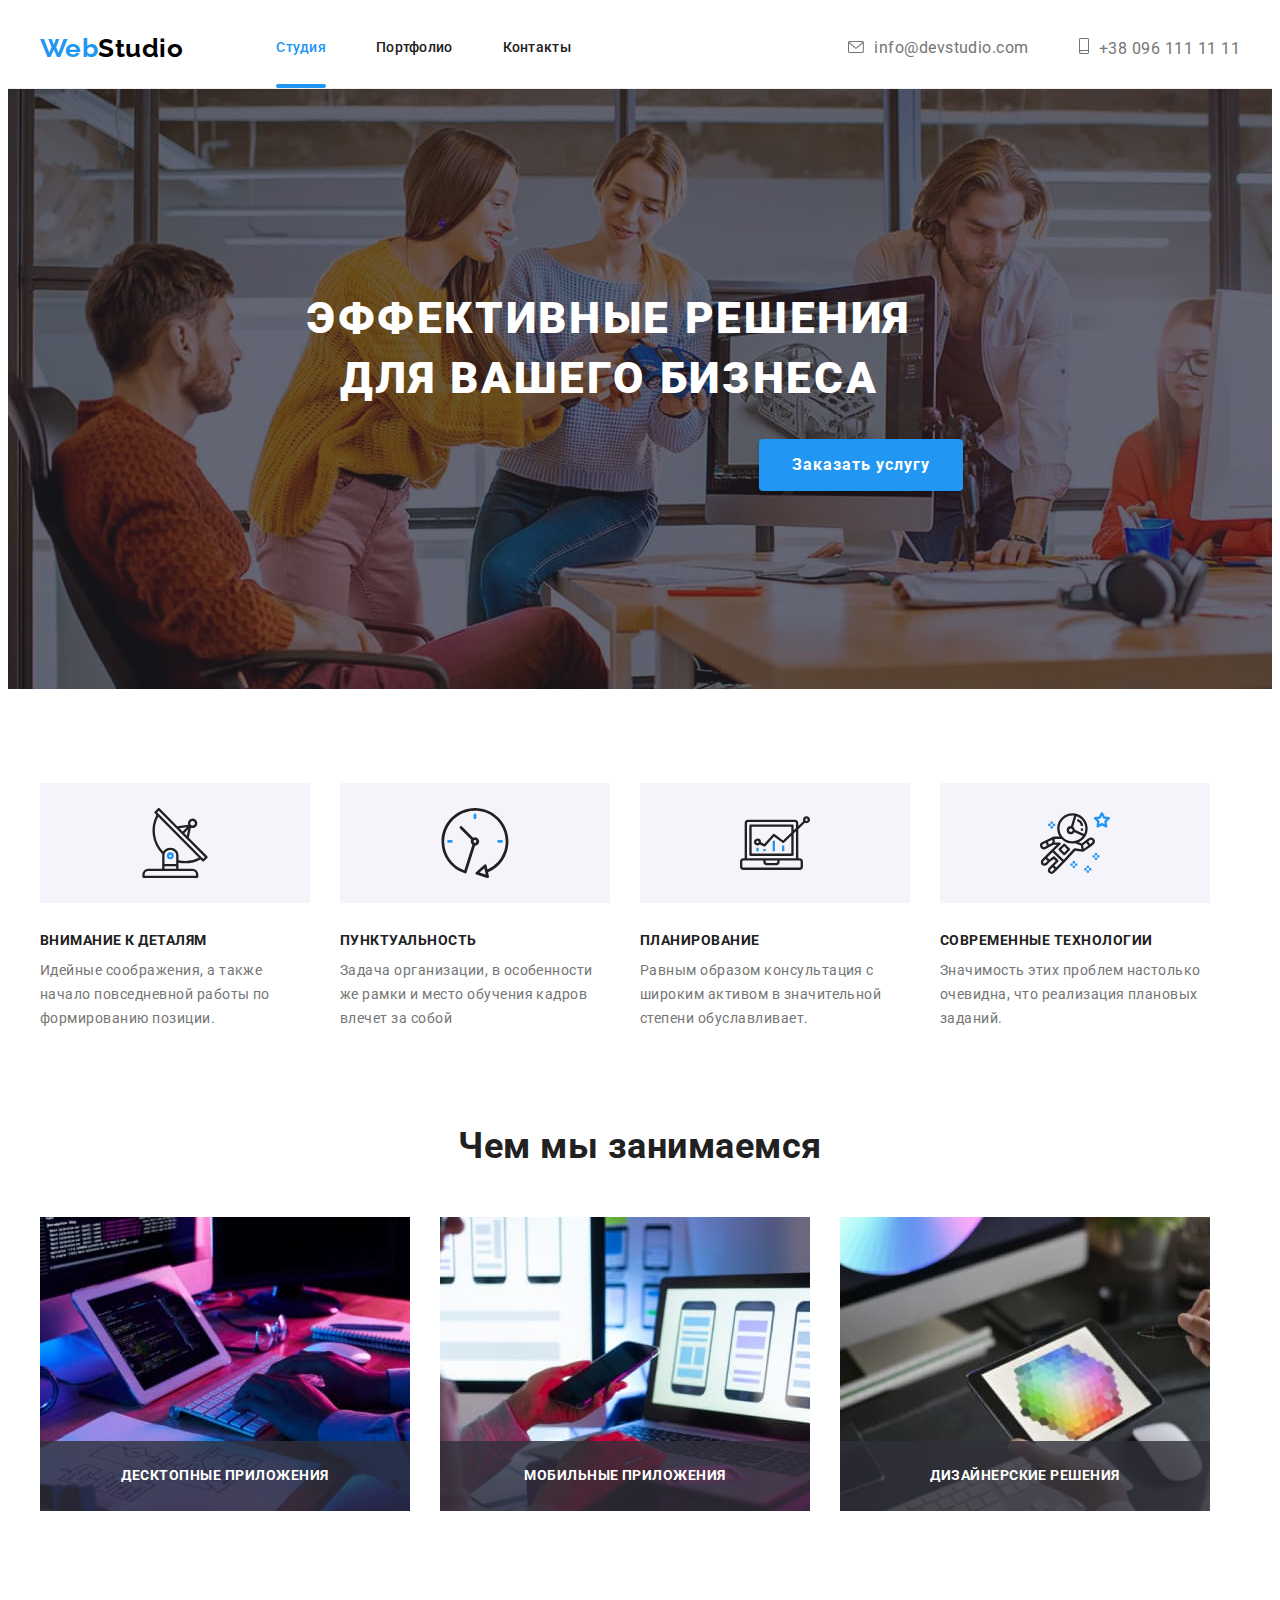
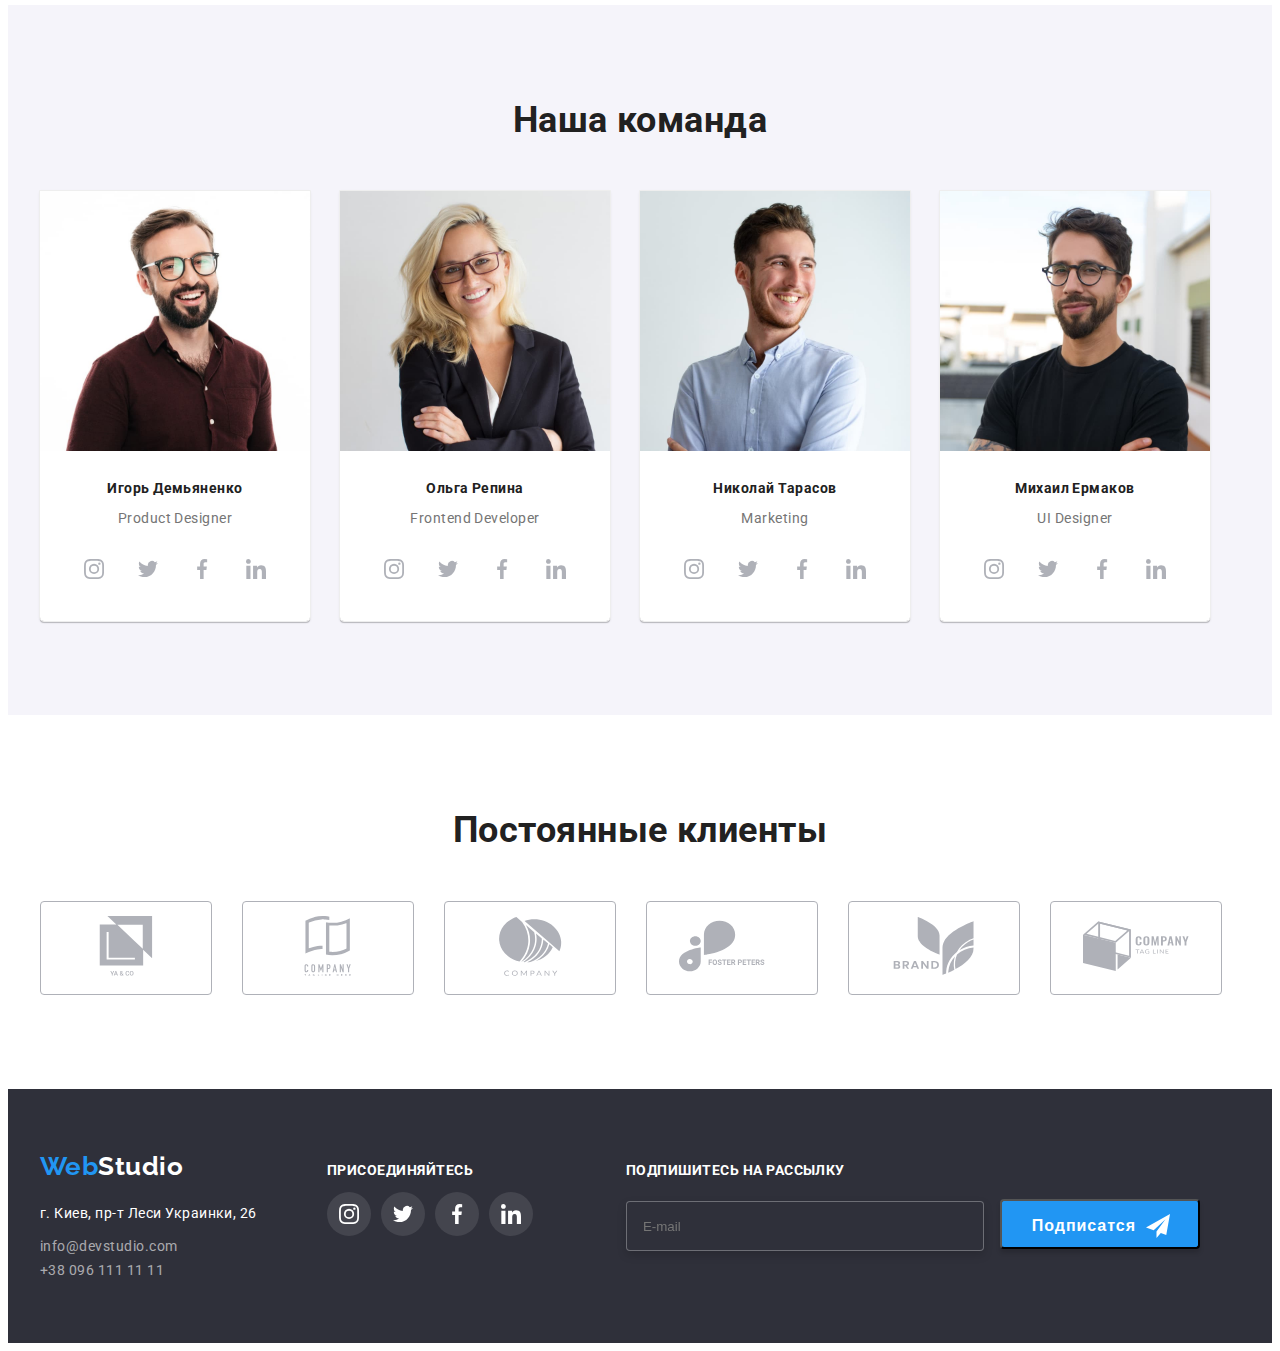
<file: index.html>
<!DOCTYPE html>
<html lang="ru">

<head>
    <meta charset="UTF-8">
    <meta http-equiv="X-UA-Compatible" content="IE=edge">
    <meta name="viewport" content="width=device-width, initial-scale=1.0">
    <title>WebStudio</title>

    <link rel="preconnect" href="https://fonts.gstatic.com">
    <link
        href="https://fonts.googleapis.com/css2?family=Raleway:wght@700&family=Roboto:wght@400;500;700;900&display=swap"
        rel="stylesheet">
    <link rel="stylesheet" href="https://cdnjs.cloudflare.com/ajax/libs/modern-normalize/1.0.0/modern-normalize.min.css"
        integrity="sha512-ISS7cAi1PEhQ8jnbJpJZMd29NlhNj4AWYyLOSp2CE/CsHxTCu+r+t0D2yoJudVrd0/8fTVPUVDzY5Tvli75u/g=="
        crossorigin="anonymous" referrerpolicy="no-referrer" />
    <link rel="stylesheet" href="./css/styles.css">
</head>

<body>
    <header class="heder-container">
        <div class="conteiner main-nav">
            <!-- Шапка сайта -->
            <div class="main-nav">
                <a href="#" class="logo-link"><span class="logo-accent">Web</span>Studio</a>
                <nav>
                    <ul class="site-nav list">
                        <li class="item"><a href="#" class="link active">Студия</a></li>
                        <li class="item"><a href="./portfolio.html" class="link">Портфолио</a></li>
                        <li class="item"><a href="#" class="link">Контакты</a></li>
                    </ul>
                </nav>
            </div>
            <ul class="auth-nav list">
                <li class="item mail">
                    <a href="mailto:info@devstudio.com" class="link"><svg width="16px" height="12px"
                            class="icon-contact">
                            <use href="./images/icons/sprite.svg#icon-mail"></use>
                        </svg>info@devstudio.com</a>
                </li>
                <li class="item phone">


                    <a href="tel:+380961111111" class="link"><svg width="10px" height="16px" class="icon-contact">
                            <use href="./images/icons/sprite.svg#icon-smartphone"></use>
                        </svg>+38 096 111 11 11</a>
                </li>
            </ul>
        </div>
    </header>

    <template class="my-icons">
        <svg class="icon">
            <use href="./images/icons/sprite.svg#icon-antenna"></use>
        </svg>
        <svg class="icon">
            <use href="./images/icons/sprite.svg#icon-astronaut"></use>
        </svg>
        <svg class="icon">
            <use href="./images/icons/sprite.svg#icon-brand"></use>
        </svg>
        <svg class="icon">
            <use href="./images/icons/sprite.svg#icon-clock"></use>
        </svg>
        <svg class="icon">
            <use href="./images/icons/sprite.svg#icon-company"></use>
        </svg>
        <svg class="icon">
            <use href="./images/icons/sprite.svg#icon-diagram"></use>
        </svg>

        <svg class="icon logo-campany">
            <use href="./images/icons/sprite.svg#icon-foster-peters"></use>
        </svg>
        <svg class="icon">
            <use href="./images/icons/sprite.svg#icon-instagram"></use>
        </svg>
        <svg class="icon">
            <use href="./images/icons/sprite.svg#icon-twitter"></use>
        </svg>
        <svg class="icon">
            <use href="./images/icons/sprite.svg#icon-facebook"></use>
        </svg>
        <svg class="icon">
            <use href="./images/icons/sprite.svg#icon-linkedin"></use>
        </svg>
        <svg class="icon">
            <use href="./images/icons/sprite.svg#icon-smartphone"></use>
        </svg>
        <svg class="icon">
            <use href="./images/icons/sprite.svg#icon-tag-line"></use>
        </svg>
        <svg class="icon">
            <use href="./images/icons/sprite.svg#icon-tagline-here"></use>
        </svg>

        <svg class="icon">
            <use href="./images/icons/sprite.svg#icon-yaandco"></use>
        </svg>
        <svg class="icon">
            <use href="./images/icons/sprite.svg#icon-mail"></use>
        </svg>
        <svg class="icon">
            <use href="./images/icons/sprite.svg#icon-vector"></use>
        </svg>
        
        <svg class="icon">
            <use href="./images/icons/sprite.svg#icon-name"></use>
        </svg>

        <svg class="icon">
            <use href="./images/icons/sprite.svg#icon-namber"></use>
        </svg>

        <svg class="icon">
            <use href="./images/icons/sprite.svg#icon-post"></use>
        </svg>
        <svg class="icon">
            <use href="./images/icons/sprite.svg#icon-check"></use>
        </svg>
        
    </template>

    <main>
        <!-- Основное содержание -->
        <!-- Сукция Герой -->
        <section class="hero hero-container overlay">
            <div class="hero-content conteiner">
                <h1 class="hero-title">Эффективные решения <br> для вашего бизнеса</h1>
                <button data-modal-open type="button" class="button">Заказать услугу</button>
            </div>

            


        </section>
        <!-- Преимущества Веб студии -->
        <section class="section no-padding advantages">
            <div class="conteiner">
                <h2 class="visually-hidden section-title">Преимущества веб студии</h2>
                <ul class="feature-list list">
                    <li class="item attention">
                        <h3 class="title">Внимание к деталям</h3>
                        <p class="text">Идейные соображения, а также начало повседневной работы по формированию позиции.
                        </p>
                    </li>
                    <li class="item punctuality">
                        <h3 class="title">Пунктуальность</h3>
                        <p class="text">Задача организации, в особенности же рамки и место обучения кадров влечет за
                            собой</p>
                    </li>
                    <li class="item planning">
                        <h3 class="title">Планирование</h3>
                        <p class="text">Равным образом консультация с широким активом в значительной степени
                            обуславливает.</p>
                    </li>
                    <li class="item technologies">
                        <h3 class="title">Современные технологии</h3>
                        <p class="text">Значимость этих проблем настолько очевидна, что реализация плановых заданий.</p>
                    </li>
                </ul>
            </div>
        </section>
        <!-- Чем мы занимаемся -->
        <section class="section no-padding our-work">
            <div class="conteiner">
                <h2 class="section-title">Чем мы занимаемся</h2>
                <ul class="feature-list list work-images-list">
                    <li class="items">
                        <div class="product-thumb">
                            <img src="./images/box-1.jpg" alt="ноутбук на столе" width="370">
                            <h3 class="product-actions">десктопные приложения</h3>
                        </div>
                    </li>
                    <li class="items">
                        <div class="product-thumb">
                            <img src="./images/box-2.jpg" alt="смартфон и 3 смартфона на экране" width="370">
                            <h3 class="product-actions">мобильные приложения</h3>
                        </div>
                    </li>
                    <li class="items">
                        <div class="product-thumb">
                            <img src="./images/box-3.jpg" alt="графика на планшете" width="370">
                            <h3 class="product-actions">дизайнерские решения</h3>
                        </div>
                    </li>
                </ul>
            </div>
        </section>
        <!-- Наша команда -->
        <section class="section team-list">
            <div class="conteiner">
                <h2 class="section-title">Наша команда</h2>
                <ul class="feature-list list">
                    <li class="item-list">
                        <img src="./images/team-card-1.jpg" alt="фото Игоря Демьяненко" width="270" class="employees">
                        <h3 class="title title-list">Игорь Демьяненко</h3>
                        <p lang="en" class="text text-description">Product Designer</p>
                        <ul class="icons-list list">
                            <li>
                                <a href="#" class="icon-link">
                                    <svg class="icon" width="20" height="20">
                                        <use href="./images/icons/sprite.svg#icon-instagram"></use>
                                    </svg>
                                </a>
                            </li>
                            <li>
                                <a href="#" class="icon-link">
                                    <svg class="icon" width="20" height="20">
                                        <use href="./images/icons/sprite.svg#icon-twitter"></use>
                                    </svg>
                                </a>
                            </li>
                            <li>
                                <a href="#" class="icon-link">
                                    <svg class="icon" width="20" height="20">
                                        <use href="./images/icons/sprite.svg#icon-facebook"></use>
                                    </svg>
                                </a>
                            </li>
                            <li>
                                <a href="#" class="icon-link">
                                    <svg class="icon" width="20" height="20">
                                        <use href="./images/icons/sprite.svg#icon-linkedin"></use>
                                    </svg>
                                </a>
                            </li>
                        </ul>
                    </li>

                    <li class="item-list"><img src="./images/team-card-2.jpg" alt="фото Ольги Репиной" width="270"
                            class="employees">
                        <h3 class="title title-list">Ольга Репина</h3>
                        <p lang="en" class="text text-description">Frontend Developer</p>
                        <ul class="icons-list list">
                            <li>
                                <a href="#" class="icon-link">
                                    <svg class="icon" width="20" height="20">
                                        <use href="./images/icons/sprite.svg#icon-instagram"></use>
                                    </svg>
                                </a>
                            </li>
                            <li>
                                <a href="#" class="icon-link">
                                    <svg class="icon" width="20" height="20">
                                        <use href="./images/icons/sprite.svg#icon-twitter"></use>
                                    </svg>
                                </a>
                            </li>
                            <li>
                                <a href="#" class="icon-link">
                                    <svg class="icon" width="20" height="20">
                                        <use href="./images/icons/sprite.svg#icon-facebook"></use>
                                    </svg>
                                </a>
                            </li>
                            <li>
                                <a href="#" class="icon-link">
                                    <svg class="icon" width="20" height="20">
                                        <use href="./images/icons/sprite.svg#icon-linkedin"></use>
                                    </svg>
                                </a>
                            </li>
                        </ul>
                    </li>

                    <li class="item-list"><img src="./images/team-card-3.jpg" alt="фото Николая Тарасова" width="270"
                            class="employees">
                        <h3 class="title title-list">Николай Тарасов</h3>
                        <p lang="en" class="text text-description">Marketing</p>
                        <ul class="icons-list list">
                            <li>
                                <a href="#" class="icon-link">
                                    <svg class="icon" width="20" height="20">
                                        <use href="./images/icons/sprite.svg#icon-instagram"></use>
                                    </svg>
                                </a>
                            </li>
                            <li>
                                <a href="#" class="icon-link">
                                    <svg class="icon" width="20" height="20">
                                        <use href="./images/icons/sprite.svg#icon-twitter"></use>
                                    </svg>
                                </a>
                            </li>
                            <li>
                                <a href="#" class="icon-link">
                                    <svg class="icon" width="20" height="20">
                                        <use href="./images/icons/sprite.svg#icon-facebook"></use>
                                    </svg>
                                </a>
                            </li>
                            <li>
                                <a href="#" class="icon-link">
                                    <svg class="icon" width="20" height="20">
                                        <use href="./images/icons/sprite.svg#icon-linkedin"></use>
                                    </svg>
                                </a>
                            </li>
                        </ul>
                    </li>

                    <li class="item-list"><img src="./images/team-card-4.jpg" alt="фото Михаила Ермакова" width="270"
                            class="employees">
                        <h3 class="title title-list">Михаил Ермаков</h3>
                        <p lang="en" class="text text-description">UI Designer</p>
                        <ul class="icons-list list">
                            <li>
                                <a href="#" class="icon-link">
                                    <svg class="icon" width="20" height="20">
                                        <use href="./images/icons/sprite.svg#icon-instagram"></use>
                                    </svg>
                                </a>
                            </li>
                            <li>
                                <a href="#" class="icon-link">
                                    <svg class="icon" width="20" height="20">
                                        <use href="./images/icons/sprite.svg#icon-twitter"></use>
                                    </svg>
                                </a>
                            </li>
                            <li>
                                <a href="#" class="icon-link">
                                    <svg class="icon" width="20" height="20">
                                        <use href="./images/icons/sprite.svg#icon-facebook"></use>
                                    </svg>
                                </a>
                            </li>
                            <li>
                                <a href="#" class="icon-link">
                                    <svg class="icon" width="20" height="20">
                                        <use href="./images/icons/sprite.svg#icon-linkedin"></use>
                                    </svg>
                                </a>
                            </li>
                        </ul>
                    </li>
                </ul>
            </div>
        </section>
        <!-- Наши клиенты -->
        <section class="section">
            <div class="conteiner">
                <h2 class="section-title">Постоянные клиенты</h2>
                <ul class="feature-list list client">
                    <li>
                        <a href="#">
                            <svg class="client-icon">
                                <use href="./images/icons/sprite.svg#icon-yaandco"></use>
                            </svg>
                        </a>
                    </li>
                    <li>
                        <a href="#">
                            <svg class="client-icon">
                                <use href="./images/icons/sprite.svg#icon-tagline-here"></use>
                            </svg>
                        </a>
                    </li>
                    <li>
                        <a href="#">
                            <svg class="client-icon">
                                <use href="./images/icons/sprite.svg#icon-company"></use>
                            </svg>
                        </a>
                    </li>
                    <li>
                        <a href="#">
                            <svg class="client-icon">
                                <use href="./images/icons/sprite.svg#icon-foster-peters"></use>
                            </svg>
                        </a>
                    </li>
                    <li>
                        <a href="#">
                            <svg class="client-icon">
                                <use href="./images/icons/sprite.svg#icon-brand"></use>
                            </svg>
                        </a>
                    </li>
                    <li>
                        <a href="#">
                            <svg class="client-icon">
                                <use href="./images/icons/sprite.svg#icon-tag-line"></use>
                            </svg>
                        </a>
                    </li>
                </ul>
            </div>
        </section>
    </main>
    <footer class="address-conteiner">
        <!-- Контактная информация -->
        <div class="conteiner footer-conteiner">
            <div>
                <a href="#" class="logo-link-footer"><span class="logo-accent">Web</span>Studio</a>
                <address>
                    <ul class="adress-list list">
                        <li class="adress"> г. Киев, пр-т Леси Украинки, 26 </li>
                        <li><a href="mailto:info@devstudio.com" class="contact">info@devstudio.com</a></li>
                        <li><a href="tel:+380961111111" class="contact">+38 096 111 11 11</a></li>
                    </ul>
                </address>
            </div>

            <div class="footer-icons accede">
                <h3 class="title">присоединяйтесь</h3>
                <ul class="acced-icon list">
                    <li>
                        <ul class="icons-list-footer list">
                            <li class="team-icons">
                                <a href="#" class="icon-link-footer">
                                    <svg class="icon-footer" width="20" height="20">
                                        <use href="./images/icons/sprite.svg#icon-instagram"></use>
                                    </svg>
                                </a>
                            </li>
                            <li class="team-icons">
                                <a href="#" class="icon-link-footer">
                                    <svg class="icon-footer" width="20" height="20">
                                        <use href="./images/icons/sprite.svg#icon-twitter"></use>
                                    </svg>
                                </a>
                            </li>
                            <li class="team-icons">
                                <a href="#" class="icon-link-footer">
                                    <svg class="icon-footer" width="20" height="20">
                                        <use href="./images/icons/sprite.svg#icon-facebook"></use>
                                    </svg>
                                </a>
                            </li>
                            <li class="team-icons">
                                <a href="#" class="icon-link-footer">
                                    <svg class="icon-footer" width="20" height="20">
                                        <use href="./images/icons/sprite.svg#icon-linkedin"></use>
                                    </svg>
                                </a>
                            </li>
                        </ul>
                    </li>
                </ul>
            </div>



            <form action="#" class="footer-form">
                <p class="footer-form-title">Подпишитесь на рассылку</p>
                <label for="name" class="footer-form-label">
                    <input type="email" class="footer-form-input" name="user-email" placeholder="E-mail" required>   
                </label>
                <button type="submit" class="footer-form-btn">Подписатся</button>
            </form>
   
        
        </div>
    </footer>
    <!-- Модальное окно -->
    <div class="backdrop is-hidden" data-modal>
        <div class="modal">
            <button data-modal-close class="btn-close">
                <svg class="icon-modal">
                    <use href="./images/icons/sprite.svg#icon-vector" width="11" height="11"></use>
                </svg>
            </button>
            <form action="#" class="modal-form">
                <p class="modal-title">Оставьте свои данные, мы вам перезвоним</p>
               
                    <label for="name" class="form-label">Имя
                       <span class="form-fild">
                            <input type="text" class="form-input" name="user-name" required> 
                            <svg class="form-icons">
                                <use href="./images/icons/sprite.svg#icon-name" width="18" height="18"></use>
                            </svg>
                       </span>
                    </label>
                    <label for="name" class="form-label">Телефон
                        <span class="form-fild">
                            <input type="tel" class="form-input" minlength="2" name="user-phone" required>
                            <svg class="form-icons">
                                <use href="./images/icons/sprite.svg#icon-namber" width="18" height="18"></use>
                            </svg>
                        </span>
                        </label>
                    <label for="name" class="form-label">Почта
                        <span class="form-fild">
                            <input type="email" class="form-input" pattern="[0-9]{3}-[0-9]{3}-[0-9]{2}-[0-9]{2}" name="user-email" required>
                            <svg class="form-icons">
                                <use href="./images/icons/sprite.svg#icon-post" width="18" height="18"></use>
                            </svg>
                        </span>  
                    </label>
                    <label for="name" class="form-label label-form">Комментарий
                        <textarea name="user-comment" class="form-text" placeholder="Введите текст" ></textarea> 
                    </label>
                    <input type="checkbox" id="checkbox" name="user-agree" required class="form-check-input visually-hidden">
                    <label for="checkbox" class="form-check-policy">
                        Соглашаюсь с рассылкой и принимаю <a href="">Условия договора</a> </label>
                    <button type="submit" class="form-btn">Отправить</button>
                
            </form>
          
        </div>
    </div>
    <script src="./js/modal.js"></script>
</body>

</html>
</file>
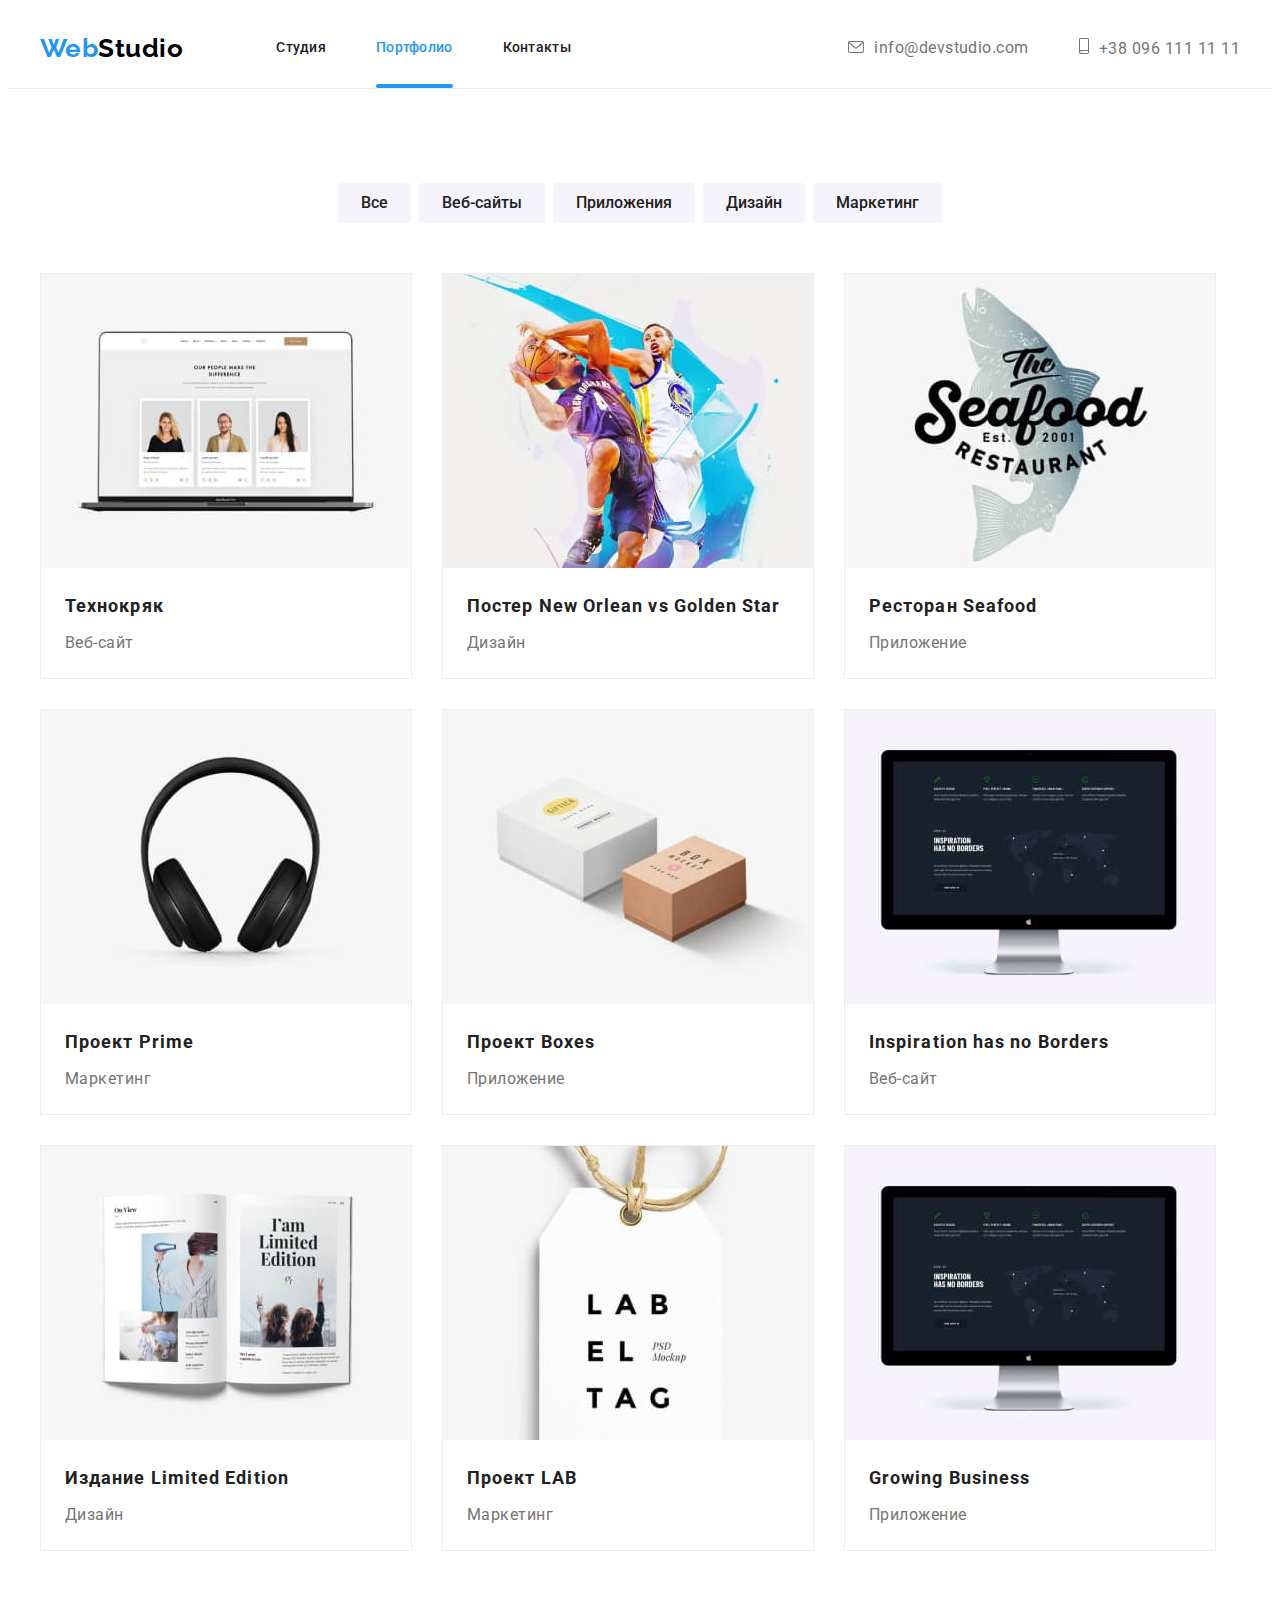
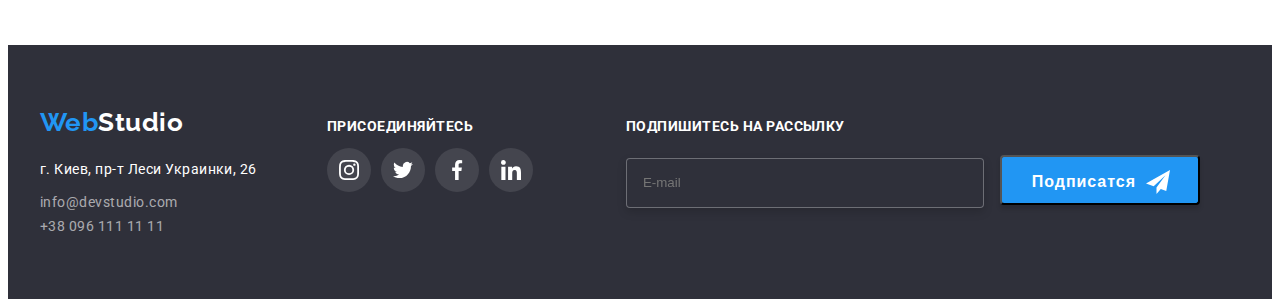
<file: portfolio.html>
<!DOCTYPE html>
<html lang="ru">
<head>
    <meta charset="UTF-8">
    <meta http-equiv="X-UA-Compatible" content="IE=edge">
    <meta name="viewport" content="width=device-width, initial-scale=1.0">
    <title>Portfolio</title>
    <link rel="preconnect" href="https://fonts.gstatic.com">
    <link href="https://fonts.googleapis.com/css2?family=Raleway:wght@700&family=Roboto:wght@400;500;700;900&display=swap" rel="stylesheet">
    <link rel="stylesheet" href="https://cdnjs.cloudflare.com/ajax/libs/modern-normalize/1.0.0/modern-normalize.min.css" integrity="sha512-ISS7cAi1PEhQ8jnbJpJZMd29NlhNj4AWYyLOSp2CE/CsHxTCu+r+t0D2yoJudVrd0/8fTVPUVDzY5Tvli75u/g==" crossorigin="anonymous" referrerpolicy="no-referrer" />
    <link rel="stylesheet" href="./css/styles.css">
</head>
<body>
    <header class= "heder-container">
        <div class= "conteiner main-nav">
            <!-- Шапка сайта --> 
            <div class= "main-nav">
                <a href="#" class= "logo-link"><span class= "logo-accent">Web</span>Studio</a>
                <nav>
                    <ul class= "site-nav list">
                        <li class= "item"><a href="./index.html" class= "link">Студия</a></li>
                        <li class= "item"><a href="#" class= "link active">Портфолио</a></li>
                        <li class= "item"><a href="#" class= "link">Контакты</a></li>
                    </ul>
                </nav>
            </div>
            <ul class= "auth-nav list">
                <li class= "item mail">
                    <a href="mailto:info@devstudio.com" class= "link"><svg width= "16px" height= "12px" class= "icon-contact">
                        <use href= "./images/icons/sprite.svg#icon-mail"></use>
                    </svg>info@devstudio.com</a>
                </li>
                <li class= "item phone">

                    
                    <a href="tel:+380961111111" class= "link"><svg width= "10px" height= "16px" class= "icon-contact">
                        <use href= "./images/icons/sprite.svg#icon-smartphone"></use>
                    </svg>+38 096 111 11 11</a>
                </li> 
            </ul>   
        </div>
    </header>
       <main>
           <!-- Портфолио -->
        <section class= "section no-padding portfolio-list"> 
            <div class= "conteiner">
                    <h1 class= "visually-hidden section-title">Портфолио</h1>
                    <ul class= "section-buttons list">
                        <li class= "button-list"><button type="button" class= "buttons">Все</button></li>
                        <li class= "button-list"><button type="button" class= "buttons">Веб-сайты</button></li>
                        <li class= "button-list"><button type="button" class= "buttons">Приложения</button></li>
                        <li class= "button-list"><button type="button" class= "buttons">Дизайн</button></li>
                        <li class= "button-list"><button type="button" class= "buttons">Маркетинг</button></li>
                    </ul>
                    <ul class= "card-list list">
                        <li class= "card-element"> 
                            <div class= "card-slide">
                                <img src="./images/technokryak.jpg" alt="3 сотрудника компании технокряк" width="370">
                                <div class= "produck-overlay">
                                    <p class= "slide-text">Технокряк это современная площадка распространения коронавируса. Компании используют эту платформу для цифрового шпионажа и атак на защищённые сервера конкурентов.</p>
                                </div> 
                            </div> 
                            <div class= "card-item">
                                <a href="#" class= "decor">
                                <h2 class= "card-titele">Технокряк</h2>
                                <p class= "card-text">Веб-сайт</p></a>
                            </div> 
                            
                        </li>
                        <li class= "card-element">
                            <div class= "card-slide">
                                <img src="./images/new-orlean-vs-golden-star.jpg" alt="2 игрока бейсбольных команд" width="370">
                                <div class= "produck-overlay">
                                    <p class= "slide-text">Технокряк это современная площадка распространения коронавируса. Компании используют эту платформу для цифрового шпионажа и атак на защищённые сервера конкурентов.</p>
                                </div> 
                            </div> 
                             <div class= "card-item">
                                <a href="#" class= "decor">
                                <h2 class= "card-titele">Постер New Orlean vs Golden Star</h2>
                                 <p class= "card-text">Дизайн</p> </a>
                            </div>
        
                        </li>
                        <li class= "card-element">
                            <div class= "card-slide">
                                <img src="./images/seafood.jpg" alt="логотип рыбного ресторана" width="370">
                                <div class= "produck-overlay">
                                    <p class= "slide-text">Технокряк это современная площадка распространения коронавируса. Компании используют эту платформу для цифрового шпионажа и атак на защищённые сервера конкурентов.</p>
                                </div> 
                            </div> 
                            <div class= "card-item"> 
                                <a href="#" class= "decor">
                                <h2 class= "card-titele">Ресторан Seafood</h2>
                                <p class= "card-text">Приложение</p>  </a>
                            </div>
                        </li>
                        <li class= "card-element">
                            <div class= "card-slide">
                                <img src="./images/prime.jpg" alt="наушники" width="370">
                                <div class= "produck-overlay">
                                    <p class= "slide-text">Технокряк это современная площадка распространения коронавируса. Компании используют эту платформу для цифрового шпионажа и атак на защищённые сервера конкурентов.</p>
                                </div> 
                            </div> 
                            <div class= "card-item">
                                <a href="#" class= "decor">
                                <h2 class= "card-titele">Проект Prime</h2>
                                <p class= "card-text">Маркетинг</p></a>
                            </div>
                        </li>
                        <li class= "card-element">
                            <div class= "card-slide">
                                <img src="./images/boxes.jpg" alt="коробки" width="370">
                                <div class= "produck-overlay">
                                    <p class= "slide-text">Технокряк это современная площадка распространения коронавируса. Компании используют эту платформу для цифрового шпионажа и атак на защищённые сервера конкурентов.</p>
                                </div> 
                            </div>
                           <div class= "card-item"> 
                                <a href="#" class= "decor">
                                <h2 class= "card-titele">Проект Boxes</h2>
                                <p class= "card-text">Приложение</p></a>
                            </div>
                        </li>
                        <li class= "card-element">
                            <div class= "card-slide">
                                <img src="./images/inspiration-has-no-borders.jpg" alt="монитор спрограмой" width="370">
                                <div class= "produck-overlay">
                                    <p class= "slide-text">Технокряк это современная площадка распространения коронавируса. Компании используют эту платформу для цифрового шпионажа и атак на защищённые сервера конкурентов.</p>
                                </div> 
                            </div>
                            <div class= "card-item"> 
                                <a href="#" class= "decor">
                                <h2 class= "card-titele">Inspiration has no Borders</h2>
                                <p class= "card-text">Веб-сайт</p> </a>
                            </div>
                        </li>
                        <li class= "card-element">
                            <div class= "card-slide">
                                <img src="./images/limited-edition.jpg" alt="развернутая книга" width="370">
                                <div class= "produck-overlay">
                                    <p class= "slide-text">Технокряк это современная площадка распространения коронавируса. Компании используют эту платформу для цифрового шпионажа и атак на защищённые сервера конкурентов.</p>
                                </div> 
                            </div> 
                            <div class= "card-item">
                                <a href="#" class= "decor">
                                <h2 class= "card-titele">Издание Limited Edition</h2>
                                <p class= "card-text">Дизайн</p></a>
                            </div>
                        </li>
                        <li class= "card-element">
                            <div class= "card-slide">
                                <img src="./images/lab.jpg" alt="логотип лаборатории" width="370">
                                <div class= "produck-overlay">
                                    <p class= "slide-text">Технокряк это современная площадка распространения коронавируса. Компании используют эту платформу для цифрового шпионажа и атак на защищённые сервера конкурентов.</p>
                                </div> 
                            </div>
                            <div class= "card-item"> 
                                <a href="#" class= "decor">
                                <h2 class= "card-titele">Проект LAB</h2>
                                <p class= "card-text">Маркетинг</p></a>
                            </div>
                        </li>
                        <li class= "card-element">
                            <div class= "card-slide">
                                <img src="./images/inspiration-has-no-borders.jpg" alt="открытый ноутбук с сайтом компании" width="370">
                                <div class= "produck-overlay">
                                    <p class= "slide-text">Технокряк это современная площадка распространения коронавируса. Компании используют эту платформу для цифрового шпионажа и атак на защищённые сервера конкурентов.</p>
                                </div> 
                            </div>
                            <div class= "card-item"> 
                                <a href="#" class= "decor">
                                <h2 class= "card-titele">Growing Business</h2>
                                <p class= "card-text">Приложение</p></a>
                            </div>
                        </li>
                    </ul>
            </div>
        </section>
        </main> 
        <footer class= "address-conteiner">
            <!-- Контактная информация -->
            <div class= "conteiner footer-conteiner">
                <div>
                    <a href="#" class= "logo-link-footer"><span class= "logo-accent">Web</span>Studio</a>
                    <address> 
                        <ul class= "adress-list list">
                            <li class= "adress"> г. Киев, пр-т Леси Украинки, 26 </li>
                            <li><a href="mailto:info@devstudio.com" class= "contact">info@devstudio.com</a></li>
                            <li><a href="tel:+380961111111" class= "contact">+38 096 111 11 11</a></li>   
                        </ul>
                    </address>
                </div>
    
                <div class= "footer-icons accede">
                    <h3 class= "title">присоединяйтесь</h3>
                    <ul class= "acced-icon list">
                        <li >
                        <ul class= "icons-list-footer list">
                            <li class= "team-icons">
                                <a href="#" class= "icon-link-footer">
                                    <svg class= "icon-footer" width= "20" height="20">
                                    <use href= "./images/icons/sprite.svg#icon-instagram"></use>
                                    </svg>  
                                </a>
                            </li>
                            <li class= "team-icons">
                                 <a href="#" class= "icon-link-footer">
                                    <svg class= "icon-footer" width= "20" height="20">
                                    <use href= "./images/icons/sprite.svg#icon-twitter"></use>
                                    </svg>    
                                 </a>
                            </li>
                            <li class= "team-icons">
                                 <a href="#" class= "icon-link-footer">
                                    <svg class= "icon-footer" width= "20" height="20">
                                    <use href= "./images/icons/sprite.svg#icon-facebook"></use>
                                    </svg>    
                                 </a>
                            </li>
                            <li class= "team-icons">
                                <a href="#" class= "icon-link-footer">
                                    <svg class= "icon-footer" width= "20" height="20">
                                    <use href= "./images/icons/sprite.svg#icon-linkedin"></use>
                                    </svg> 
                                </a> 
                            </li> 
                        </ul>
                    </li>
                </ul>
                </div>
                <form action="#" class="footer-form">
                    <p class="footer-form-title">Подпишитесь на рассылку</p>
                    <label for="name" class="footer-form-label">
                        <input type="email" class="footer-form-input" name="user-email" placeholder="E-mail" required>   
                    </label>
                    <button type="submit" class="footer-form-btn">Подписатся</button>
                </form>
            </div>
        </footer>
</body>
</html>
</file>
<file: css/styles.css>
:root {
  --primary-tex-color: #757575;
  --title-text-color: #212121;
  --accent-color: #2196f3;
  --white-color: #ffffff;
  --black-color: #000000;
  --white-op: rgba(255, 255, 255, 0.6);
  --button-font-color: #f5f4fa;
  --dark-font-color: #2f303a;
  --border-color: #eeeeee;
  --icons-color: #afb1b8;
  --footer-icons-color: rgba(255, 255, 255, 0.1);
}

body {
  color: var(--primary-tex-color);
  font-family: Roboto, sans-serif;
  letter-spacing: 0.03em;
}

.heder-container {
  background-color: var(--white-color);
  border-bottom: 1px solid var(--border-color);
}

.conteiner {
  width: 1200px;
  padding: 0 15px;
  margin: 0 auto;
}

/* Cтилизация логотипа */
.logo-link {
  margin-right: 93px;

  color: var(--black-color);
  font-family: Raleway, sans-serif;
  font-weight: 700;
  font-size: 26px;
  line-height: 1.19;
  text-decoration: none;
}

.logo-accent {
  color: var(--accent-color);
}

/* Стилизация навигации */
.main-nav {
  display: flex;
  align-items: center;
}

.list {
  padding: 0;
  margin: 0;
  list-style: none;
}
.site-nav {
  display: flex;
}
.site-nav .item + .item {
  margin-left: 50px;
}
.site-nav .link {
  display: block;
  padding-top: 32px;
  padding-bottom: 32px;

  color: var(--title-text-color);
  font-weight: 500;
  font-size: 14px;
  line-height: 1.14;
  letter-spacing: 0.02em;
  text-decoration: none;
}
.site-nav .link:hover,
.site-nav .link:focus,
.site-nav .active {
  color: var(--accent-color);
}
.site-nav .item {
  position: relative;
}
.active::after {
  content: "";
  display: block;
  width: 100%;
  height: 4px;

  background-color: var(--accent-color);
  border-radius: 2px;
  position: absolute;
  left: 0;
  bottom: 0;
}

.auth-nav .link:hover,
.auth-nav .link:focus {
  color: var(--accent-color);
}

.auth-nav {
  display: flex;
  margin-left: auto;
}

.auth-nav .link {
  padding-top: 32px;
  padding-bottom: 32px;
  color: var(--primary-tex-color);
  text-decoration: none;
}

.auth-nav .item + .item {
  margin-left: 50px;
}

.icon-contact {
  padding: 0;
  margin-right: 10px;

  display: inline-block;
  justify-content: center;
  align-items: center;

  fill: currentColor;
}

/* Стилизация секции герой */
.hero .hero-title {
  margin-top: 0;
  margin-bottom: 30px;
  width: 696px;

  color: var(--white-color);
  font-weight: 900;
  font-size: 44px;
  line-height: 1.36;
  letter-spacing: 0.06em;
  text-transform: uppercase;
}
.button {
  padding: 10px 32px;
  min-width: 200px;
  border-radius: 4px;
  border: 1px solid transparent;

  color: var(--white-color);
  background-color: var(--accent-color);
  box-shadow: 0px 4px 4px rgb(0 0 0 / 15%);
  font-family: inherit;
  font-weight: 700;
  font-size: 16px;
  line-height: 1.88;
  align-items: center;
  letter-spacing: 0.06em;
  cursor: pointer;
}

.hero-content {
  padding: 200px 253px;
  text-align: center;
}

.hero-container {
  background-color: var(--dark-font-color);
  text-align: center;
}
.overlay {
  max-width: 1600px;
  height: 600px;
  margin-left: auto;
  margin-right: auto;
  background-image: linear-gradient(
      to right,
      rgba(47, 48, 58, 0.4),
      rgba(47, 48, 58, 0.4)
    ),
    url(../images/hero.jpg);
}

/* Стилизация секий */
/* Стилизация заголовков */
.section-title {
  margin-top: 0;
  margin-bottom: 50px;

  color: var(--title-text-color);
  font-size: 36px;
  line-height: 1.17;
  text-align: center;
}
.section {
  padding-top: 94px;
  padding-bottom: 94px;
}
.section.no-padding {
  padding-top: 0;
  padding-bottom: 0;
}
/* Секция преимущества */
.advantages .conteiner {
  padding-top: 94px;
  padding-bottom: 94px;
}

.visually-hidden:not(:focus):not(:active) {
  width: 1px;
  height: 1px;
  margin: -1px;
  border: 0;
  padding: 0;
  white-space: nowrap;
  clip-path: inset(100%);
  clip: rect(0 0 0 0);
  overflow: hidden;
}
.feature-list .attention::before,
.feature-list .punctuality::before,
.feature-list .planning::before,
.feature-list .technologies::before {
  content: "";
  display: block;
  height: 120px;
  margin-bottom: 30px;
  background-position: center;
  background-color: var(--button-font-color);
}
.feature-list .attention::before {
  background-image: url(../images/icons/antenna.svg);
  background-repeat: no-repeat;
}
.feature-list .punctuality::before {
  background-image: url(../images/icons/clock.svg);
  background-repeat: no-repeat;
}
.feature-list .planning::before {
  background-image: url(../images/icons/diagram.svg);
  background-repeat: no-repeat;
}
.feature-list .technologies::before {
  background-image: url(../images/icons/astronaut.svg);
  background-repeat: no-repeat;
}

/* Стилизация h3 p */
.feature-list {
  display: flex;
}

.feature-list .item {
  width: 270px;
}

.feature-list .item + .item {
  margin-left: 30px;
}

.feature-list .title {
  margin-top: 0;
  margin-bottom: 10px;

  color: var(--title-text-color);
  font-weight: 700;
  font-size: 14px;
  line-height: 1.14;
  text-transform: uppercase;
}
/* Стилизация p */
.feature-list .text {
  font-size: 14px;
  line-height: 1.71;
  margin-top: 0;
  margin-bottom: 0;
}

/* Секция чем мы занимаемся */

.our-work .conteiner {
  margin-bottom: 94px;
}

.feature-list .items {
  width: 370px;
}

.work-images-list li:not(:last-child) {
  margin-right: 30px;
}

.product-thumb {
  position: relative;
}
.product-actions {
  position: absolute;
  bottom: 0;
  right: 0;
  left: 0;

  padding: 27px;
  text-align: center;
  color: var(--white-color);
  font-weight: 700;
  font-size: 14px;
  line-height: 1.14;
  text-transform: uppercase;
  background-color: rgba(47, 48, 58, 0.8);
  margin: 0;
}
img {
  display: block;
  object-fit: cover;
  width: 100%;
  height: auto;
}

/* Наша команда */
.team-list {
  background-color: var(--button-font-color);
}

.employees {
  margin-bottom: 30px;
}
.feature-list .text-description {
  margin-bottom: 0px;
}

.feature-list .item-list {
  width: 270px;
  outline: 1px solid var(--border-color);
  border-radius: 0px 0px 4px 4px;
  text-align: center;
  background-color: var(--white-color);
  box-shadow: 0px 1px 3px rgba(0, 0, 0, 0.12), 0px 1px 1px rgba(0, 0, 0, 0.14),
    0px 2px 1px rgba(0, 0, 0, 0.2);
}

.feature-list .item-list + .item-list {
  margin-left: 30px;
}
.feature-list .title-list {
  text-transform: capitalize;
}

.icons-list {
  display: flex;
  margin: 0 auto;
  padding: 16px 32px 30px;
  justify-content: center;
}
.icons-list li:not(:last-child) {
  margin-right: 10px;
}
.icons-list li {
  width: 44px;
  height: 44px;
  border-radius: 50%;

  display: flex;
  justify-content: center;
  align-items: center;
  cursor: pointer;
}

.icons-list li:hover,
.icons-list li:focus {
  background-color: var(--accent-color);
}
.icon {
  width: 20px;
  height: 20px;
  padding: 0;
  margin: 0;

  display: flex;
  justify-content: center;
  align-items: center;
  fill: var(--icons-color);
}

.icons-list li:hover .icon,
.icons-list li:focus .icon {
  fill: var(--white-color);
  background-color: var(--accent-color);
}

/* Постоянные клиенты */
.client {
  display: flex;
}

.client li {
  width: 170px;
  height: 92px;
  border: 1px solid var(--icons-color);
  border-radius: 4px;

  display: flex;
  justify-content: center;
  align-items: center;
  cursor: pointer;
}
.client li:not(:last-child) {
  margin-right: 30px;
}
.client li:hover,
.client li:focus {
  border: 1px solid var(--accent-color);
}

.client-icon {
  width: 106px;
  height: 60px;
  fill: var(--icons-color);
}

.client li:hover .client-icon,
.client li:focus .client-icon {
  fill: var(--accent-color);
}

/* Стилизация футера */

.address-conteiner .conteiner {
  display: flex;
  padding-top: 60px;
  align-items: baseline;
  padding-bottom: 60px;
}
.logo-link-footer {
  display: flex;
  color: var(--white-color);
  font-family: Raleway, sans-serif;
  font-weight: 700;
  font-size: 26px;
  line-height: 1.19;
  text-decoration: none;
  margin-bottom: 20px;
}

.adress-list .adress {
  margin-bottom: 9px;
}
.adress-list .contact {
  margin-top: 0;
  margin-bottom: 9px;
}
.adress {
  color: var(--white-color);
  font-size: 14px;
  line-height: 1.71;
}
.contact {
  color: var(--white-op);
  font-size: 14px;
  line-height: 1.71;
  text-decoration: none;
}
.adress-list {
  font-style: normal;
}
.adress-list .contact {
  margin-top: 0;
  margin-bottom: 9px;
}
.adress-list .contact:hover,
.adress-list .contact:focus {
  color: var(--accent-color);
}
.address-conteiner {
  background-color: var(--dark-font-color);
}

.footer-conteiner {
  display: flex;
  padding-top: 60px;
  padding-bottom: 60px;
}
.accede {
  display: block;
  margin-left: 70px;
  list-style: none;
}
.accede h3 {
  margin-top: 0;
  font-size: 14px;
  text-transform: uppercase;
  color: var(--white-color);
}

.icons-list-footer {
  margin: 0 auto;
  padding: 0px;
  display: flex;
  justify-content: center;
}

.icons-list-footer li:not(:last-child) {
  margin-right: 10px;
}
.icons-list-footer li {
  width: 44px;
  height: 44px;
  border-radius: 50%;

  display: flex;
  justify-content: center;
  align-items: center;
  cursor: pointer;
}

.icons-list-footer li {
  fill: var(--icons-color);
  background-color: var(--footer-icons-color);
}

.icons-list-footer li:hover,
.icons-list-footer li:focus {
  background-color: var(--accent-color);
}
.icon-footer {
  width: 20px;
  height: 20px;
  padding: 0;
  margin: 0;

  display: flex;
  justify-content: center;
  align-items: center;
  fill: var(--white-color);
}

.icons-list-footer li:hover .icon-footer,
.icons-list-footer li:focus .icon-footer {
  fill: var(--white-color);
  background-color: var(--accent-color);
}

/* Стилизация main portfolio */

.portfolio-list .conteiner {
  padding-top: 94px;
  padding-bottom: 94px;
}
/* Стилизация кнопок порфолио */
.section-buttons .button-list {
  margin-right: 8px;
  margin-top: 0;
}

.section-buttons .buttons {
  padding: 6px 22px;
  min-width: 73px;
  border: 1px solid transparent;
  border-radius: 4px;

  color: var(--title-text-color);
  background-color: var(--button-font-color);
  font-family: inherit;
  font-weight: 500;
  font-size: 16px;
  line-height: 1.63;
  text-align: center;
  cursor: pointer;
}
.section-buttons .buttons:hover,
.section-buttons .buttons:focus {
  color: var(--white-color);
  background-color: var(--accent-color);
}
.section-buttons li:hover {
  box-shadow: 0px 3px 1px rgba(0, 0, 0, 0.1), 0px 1px 2px rgba(0, 0, 0, 0.08),
    0px 2px 2px rgba(0, 0, 0, 0.12);
}
.section-buttons {
  display: flex;
  justify-content: center;
  margin-bottom: 50px;
}

.section-buttons .button-list:last-child {
  margin-right: 0;
}

/* Стилизация карточек */
.card-list {
  display: flex;
  flex-wrap: wrap;
}
.card-list .card-item {
  padding-top: 20px;
  padding-bottom: 20px;
  padding-left: 24px;
  padding-right: 24px;
}
.card-list li {
  border: 1px solid var(--border-color);
}
.card-list li:hover {
  box-shadow: 0px 1px 1px rgba(0, 0, 0, 0.12), 0px 4px 4px rgba(0, 0, 0, 0.06),
    1px 4px 6px rgba(0, 0, 0, 0.16);
}
.card-list .card-titele {
  margin-top: 0;
  margin-bottom: 4px;

  color: var(--title-text-color);
  font-weight: 700;
  font-size: 18px;
  line-height: 2;
  letter-spacing: 0.06em;
}

.card-list .card-text {
  margin-top: 0;
  margin-bottom: 0px;

  color: var(--primary-tex-color);
  font-size: 16px;
  line-height: 1.88;
}
.card-element {
  width: 370px;
  margin-right: 30px;
  margin-bottom: 30px;
}
.card-element:nth-child(3n) {
  margin-right: 0;
}
.card-element:nth-last-child(-n + 3) {
  margin-bottom: 0;
}

.card-list .decor {
  text-decoration: none;
}

.card-list .card-slide {
  position: relative;
  overflow: hidden;
}

.card-list .produck-overlay {
  position: absolute;
  top: 0;
  left: 0;
  width: 100%;
  height: 100%;

  background-color: rgba(33, 150, 243, 0.9);

  opacity: 0;
  transform: translateY(100%);
  transition: transform 250ms cubic-bezier(0.4, 0, 0.2, 1);
  cursor: pointer;
}

.card-list .slide-text {
  position: absolute;

  top: 50%;
  left: 50%;
  transform: translate(-50%, -50%);
  width: 100%;
  height: 100%;

  display: flex;
  align-items: center;
  padding: 63px 24px;
  margin: 0;
  color: var(--white-color);
  font-size: 18px;
  line-height: 1.56;
}

.card-element:hover .produck-overlay {
  opacity: 1;
  transform: translateY(0);
}

/* модальное окно */
.backdrop {
  position: fixed;

  top: 0;
  left: 0;
  width: 100%;
  height: 100%;
  background-color: rgba(0, 0, 0, 0.2);

  opacity: 1;
  transition: opacity 250ms cubic-bezier(0.4, 0, 0.2, 1);
  visibility: visible;
}
.backdrop.is-hidden {
  opacity: 0;
  pointer-events: none;

  visibility: hidden;
  transition: opacity 250ms cubic-bezier(0.4, 0, 0.2, 1);
}
.backdrop.is-hidden .modal {
  transform: translate(-50%, -50%) scale(0.5);
}

.modal {
  position: absolute;
  width: 11px;
  height: 11px;

  top: 50%;
  left: 50%;
  transform: translate(-50%, -50%);

  min-width: 528px;
  min-height: 581px;

  background-color: var(--white-color);
  box-shadow: 0px 1px 3px rgb(0 0 0 / 12%), 0px 1px 1px rgb(0 0 0 / 14%),
    0px 2px 1px rgb(0 0 0 / 20%);
  border-radius: 4px;

  transition: transform 250ms cubic-bezier(0.4, 0, 0.2, 1);
}
.icon-modal {
  width: 11px;
  height: 11px;
}
.btn-close {
  position: absolute;

  top: 8px;
  right: 8px;
  width: 30px;
  height: 30px;

  justify-content: center;
  align-items: center;

  background-color: var(--white-color);
  border: 1px solid rgba(0, 0, 0, 0.1);
  border-radius: 50%;
  cursor: pointer;
}
/* Стилизация формы */
.modal-title {
  text-align: center;
  font-weight: 700;
  font-size: 20px;
  color: var(--title-text-color);
  margin: 0;
  margin-bottom: 12px;
}
.modal-form {
  display: flex;
  flex-direction: column;
  padding: 40px;
}
.form-input {
  width: 100%;
  height: 40px;
  border: 1px solid rgba(33, 33, 33, 0.2);
  box-sizing: border-box;
  border-radius: 4px;
  padding-left: 42px;
  margin-top: 4px;
  outline: none;
  cursor: pointer;
}
.form-input:hover,
.form-input:focus {
  border-color: var(--accent-color);
}
.form-input:hover + .form-icons,
.form-input:focus + .form-icons {
  fill: var(--accent-color);
}
.form-label {
  font-size: 12px;
  display: inline-block;
  margin-bottom: 10px;
}
.form-icons {
  width: 18px;
  height: 18px;
  display: flex;
  align-items: center;
  justify-content: center;
  position: absolute;
  top: 50%;
  left: 12px;
  bottom: 20px;
  transform: translateY(-50%);
}
.form-fild {
  position: relative;
  display: block;
  margin-top: 4px;
}

.form-input:required:focus {
  color: var(--accent-color);
}
.label-form {
  margin-bottom: 0;
}
.form-text {
  width: 100%;
  height: 120px;
  resize: none;
  padding: 16px 12px;
  margin-top: 4px;
  border-radius: 4px;
  border: 1px solid rgba(33, 33, 33, 0.2);
  box-sizing: border-box;
  outline: none;
  margin-bottom: 20px;
  cursor: pointer;
}
.form-text:hover,
.form-text:focus {
  border-color: var(--accent-color);
}
.form-text::placeholder {
  color: rgba(117, 117, 117, 0.5);
  font-size: 14px;
  line-height: 1.14;
  letter-spacing: 0.01em;
}

.form-check-policy {
  font-size: 14px;
  line-height: 1.71px;
  margin-bottom: 30px;
  margin: 0 auto;
}
.form-check-policy::before {
  content: " ";
  width: 16px;
  height: 15px;
  border: 1px solid #000000;
  box-sizing: border-box;
  box-shadow: 0px 4px 4px rgba(0, 0, 0, 0.25);
  display: inline-block;
  border-radius: 4px;
  margin-right: 8px;
  vertical-align: middle;
  cursor: pointer;
}
.form-check-input:checked + .form-check-policy::before {
  background-image: url(../images/icons/check-i.svg);
  background-repeat: no-repeat;
  background-position: 50% 50%;
  background-color: var(--accent-color);
  border-color: var(--accent-color);
}
.visually-hidden {
  position: absolute !important;
  width: 1px !important;
  height: 1px !important;
  margin: -1px;
  padding: 0 !important;
  overflow: hidden;
  border: 0 !important;
  clip: rect(0 0 0 0);
}
.form-btn {
  align-self: center;
  width: 200px;
  height: 50px;
  padding: 10px 55px;
  background-color: #2196f3;
  color: var(--white-color);
  box-shadow: 0px 4px 4px rgba(0, 0, 0, 0.15);
  border-radius: 4px;

  font-weight: 700;
  font-size: 16px;
  line-height: 1, 88;

  display: flex;
  align-items: center;
  text-align: center;
  letter-spacing: 0.06em;
  cursor: pointer;
  margin-top: 30px;
}
.form-check-policy a {
  color: #2196f3;
}
/* Форма футера */
.footer-form {
  margin-left: 93px;
}
.footer-form-title {
  color: var(--white-color);
  font-weight: 700;
  font-size: 14px;
  line-height: 1.14;
  text-transform: uppercase;
  margin-bottom: 20px;
}
.footer-form-input {
  width: 358px;
  height: 50px;
  background-color: var(--dark-font-color);
  border: 1px solid rgba(255, 255, 255, 0.3);
  box-sizing: border-box;
  filter: drop-shadow(0px 4px 4px rgba(0, 0, 0, 0.15));
  border-radius: 4px;
  margin-right: 12px;
  padding-left: 16px;
  outline: none;
  cursor: pointer;
}
.footer-form-btn {
  position: relative;

  width: 200px;
  height: 50px;
  color: var(--white-color);
  background-color: var(--accent-color);
  border-radius: 1px solid var(--accent-color);
  box-shadow: 0px 4px 4px rgba(0, 0, 0, 0.15);
  border-radius: 4px;
  padding: 10px 62px 10px 29px;
  cursor: pointer;

  font-weight: 700;
  font-size: 16px;
  line-height: 1.87;
  letter-spacing: 0.06em;
  cursor: pointer;
}
.footer-form-btn::after {
  content: "";
  width: 24px;
  height: 24px;
  background-image: url(../images/icons/icon-send.svg);

  position: absolute;
  top: 13px;
  right: 28px;
}
</file>
